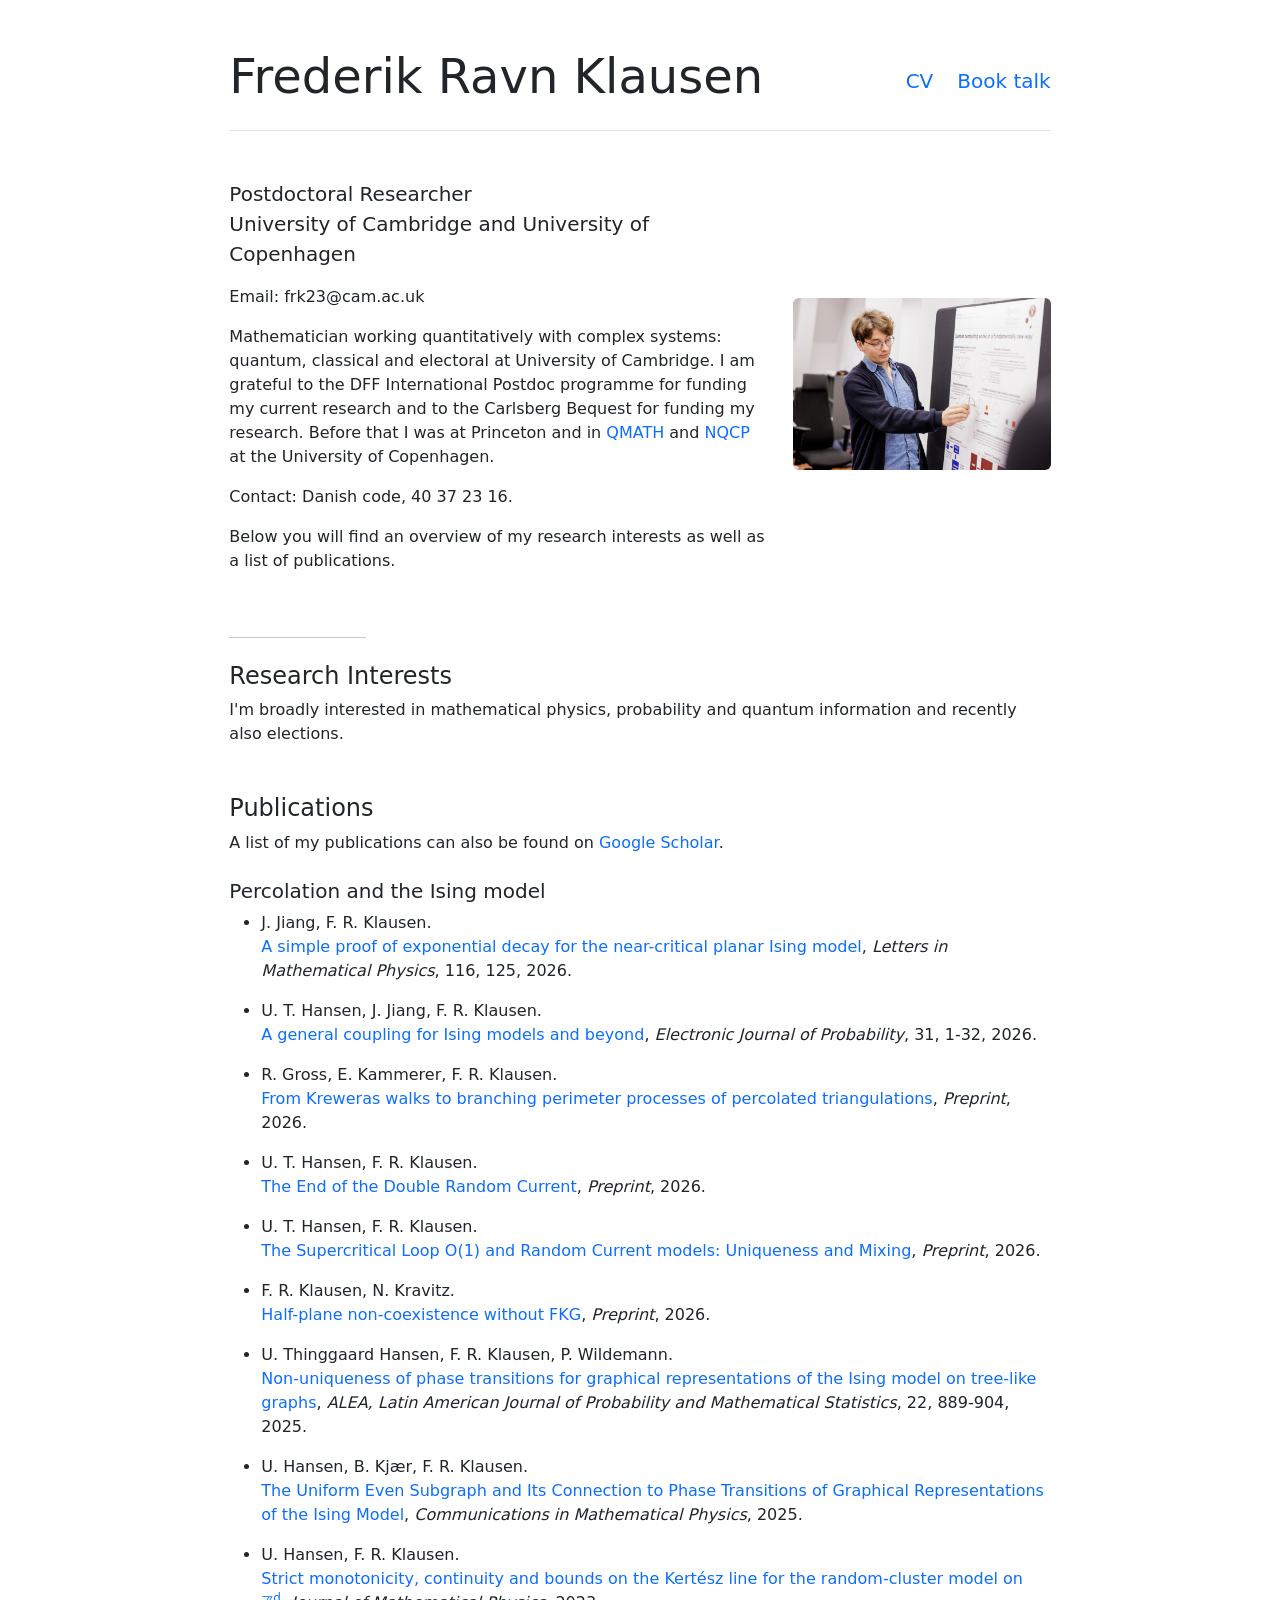
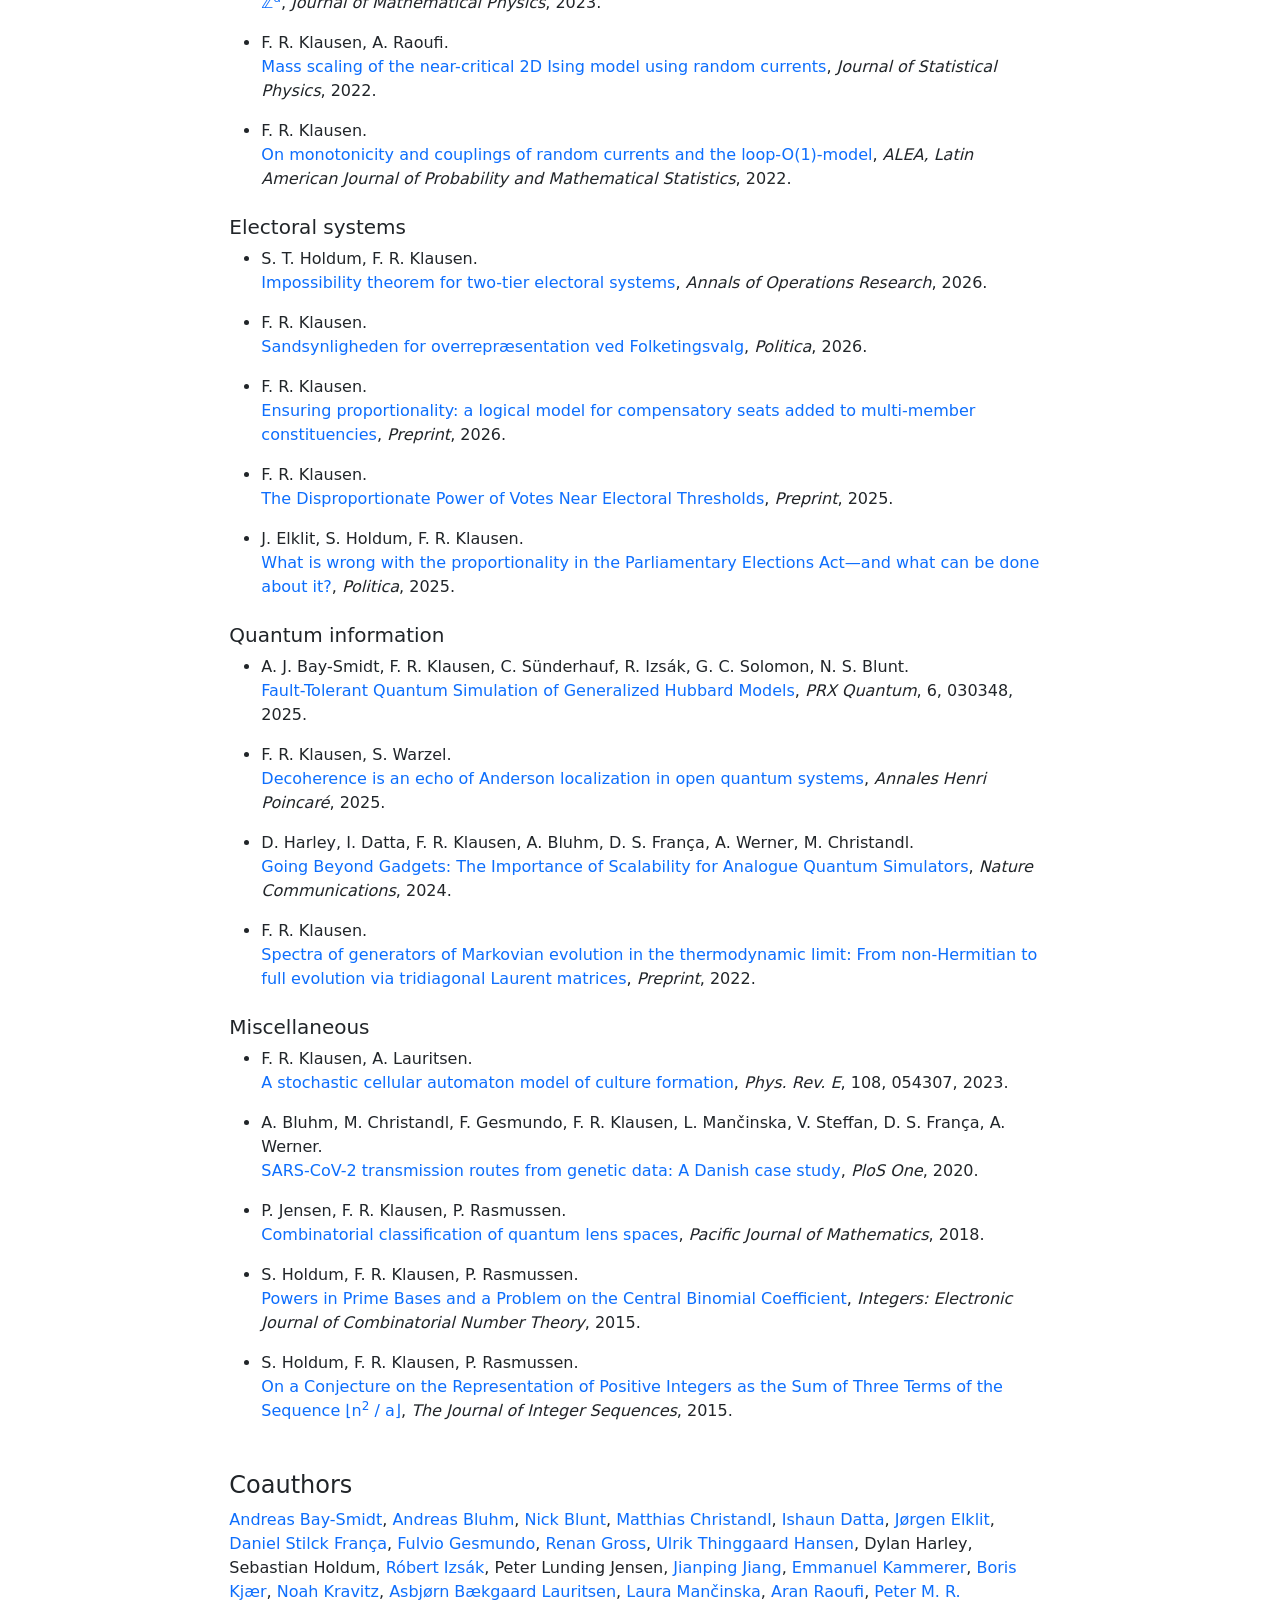
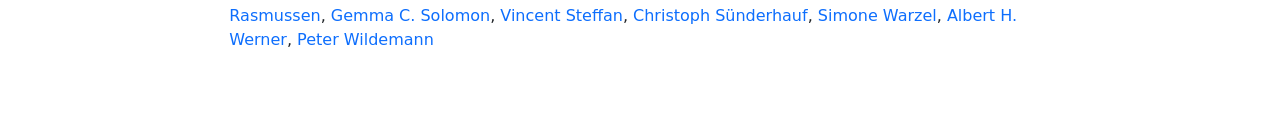
<file: index.html>
<!doctype html>
<html lang="en">
  <head>
    <meta charset="utf-8">
    <meta name="viewport" content="width=device-width, initial-scale=1">
    <meta name="description" content="">
    <meta name="author" content="Frederik Ravn Klausen">
    <title>Frederik Ravn Klausen | University of Cambridge </title>

    <link rel="shortcut icon" href="favicon.ico">

    <link href="https://cdn.jsdelivr.net/npm/bootstrap@5.0.2/dist/css/bootstrap.min.css" rel="stylesheet" crossorigin="anonymous">
    <link rel="stylesheet" href="styles.css">

  </head>
  <body>
    
<div class="col-lg-8 mx-auto p-3 py-md-5">
  <header class="d-flex flex-wrap align-items-center pb-3 mb-5 border-bottom">
    <h1 class="display-5 me-auto">Frederik Ravn Klausen</h1>
    <ul class="nav flex-nowrap text-nowrap me-0 mb-2 mb-md-0 fs-5">
          <li class="nav-item">
        <a href="CV/CV_Oct26.pdf" target="_blank">CV</a>
      </li>
      <li class="nav-item ms-4">
        <a href="talks.html">Book talk</a>
      </li>
    </ul>
  </header>

  <main>
    <div class="mb-5">
        <div class="row align-items-center">
          <div class="col">
            <p class="lead">
              Postdoctoral Researcher<br />
              University of Cambridge and University of Copenhagen
            </p>
            <p>
              Email: frk23@cam.ac.uk
            </p>
            <p>
              Mathematician working quantitatively with complex systems: quantum, classical and electoral at University of Cambridge.
              I am grateful to the DFF International Postdoc programme for funding my current research and to the Carlsberg Bequest for funding my research.
              Before that I was at Princeton and in
              <a href="https://qmath.ku.dk/">QMATH</a>
              and
              <a href="https://nqcp.ku.dk/">NQCP</a>
              at the University of Copenhagen.
            </p>
            <p>
              Contact: Danish code, 40 37 23 16.
            </p>
            <p>
              Below you will find an overview of my research interests as well as a list of publications.
            </p>
          </div>
          <div class="col-sm-4">
            <img src="photo.jpg" class="img-fluid rounded" alt="Portrait of Frederik Ravn Klausen">
          </div>

        </div>
    </div>

    <hr class="col-3 col-md-2 mb-4">

    <div class="mb-5">
      <h4>Research Interests</h4>
      <p>I'm broadly interested in mathematical physics, probability and quantum information and recently also elections.
     
  <br>
    </div>



    

    <h4>Publications</h4>
    <p>A list of my publications can also be found on  <a href="https://scholar.google.com/citations?hl=da&user=BDRjy6YAAAAJ">Google Scholar</a>.</p>

    <!-- Percolation and the Ising model -->
    <h5 class="mt-4">Percolation and the Ising model</h5>
    <ul>
      <li class="mb-3">
        J. Jiang, F. R. Klausen. <br>
        <a href="https://link.springer.com/article/10.1007/s11005-026-02160-x">
          A simple proof of exponential decay for the near-critical planar Ising model</a>, <em>Letters in Mathematical Physics</em>, 116, 125, 2026.
      </li>

      <li class="mb-3">
        U. T. Hansen, J. Jiang, F. R. Klausen. <br>
        <a href="https://arxiv.org/abs/2506.10765">
          A general coupling for Ising models and beyond</a>, <em>Electronic Journal of Probability</em>, 31, 1-32, 2026.
      </li>

      <li class="mb-3">
        R. Gross, E. Kammerer, F. R. Klausen. <br>
        <a href="https://arxiv.org/abs/2607.28566">
          From Kreweras walks to branching perimeter processes of percolated triangulations</a>, <em>Preprint</em>, 2026.
      </li>

      <li class="mb-3">
        U. T. Hansen, F. R. Klausen. <br>
        <a href="https://arxiv.org/abs/2607.07616">
          The End of the Double Random Current</a>, <em>Preprint</em>, 2026.
      </li>

      <li class="mb-3">
        U. T. Hansen, F. R. Klausen. <br>
        <a href="https://arxiv.org/abs/2603.28520">
          The Supercritical Loop O(1) and Random Current models: Uniqueness and Mixing</a>, <em>Preprint</em>, 2026.
      </li>

      <li class="mb-3">
        F. R. Klausen, N. Kravitz. <br>
        <a href="https://arxiv.org/abs/2602.12261">
          Half-plane non-coexistence without FKG</a>, <em>Preprint</em>, 2026.
      </li>

      <li class="mb-3">
        U. Thinggaard Hansen, F. R. Klausen, P. Wildemann. <br>
        <a href="https://alea.impa.br/articles/v22/22-35.pdf">
          Non-uniqueness of phase transitions for graphical representations of the Ising model on tree-like graphs</a>, <em>ALEA, Latin American Journal of Probability and Mathematical Statistics</em>, 22, 889-904, 2025.
      </li>

      <li class="mb-3">
        U. Hansen, B. Kjær, F. R. Klausen. <br>
        <a href="https://link.springer.com/article/10.1007/s00220-025-05297-3">
          The Uniform Even Subgraph and Its Connection to Phase Transitions of Graphical Representations
          of the Ising Model</a>, <em>Communications in Mathematical Physics</em>, 2025.
      </li>

      <li class="mb-3">
        U. Hansen, F. R. Klausen. <br>
        <a href="https://pubs.aip.org/aip/jmp/article-abstract/64/1/013302/2870674/Strict-monotonicity-continuity-and-bounds-on-the?redirectedFrom=fulltext">
          Strict monotonicity, continuity and bounds on the Kertész line for the
          random-cluster model on <span style="white-space:nowrap;">&#x2124;<sup>d</sup></span></a>, <em>Journal of Mathematical Physics</em>, 2023.
      </li>

      <li class="mb-3">
        F. R. Klausen, A. Raoufi. <br>
        <a href="https://link.springer.com/article/10.1007/s10955-022-02939-x">
          Mass scaling of the near-critical 2D Ising model using random currents</a>, <em>Journal of Statistical Physics</em>, 2022.
      </li>

      <li class="mb-3">
        F. R. Klausen. <br>
        <a href="https://alea.impa.br/articles/v19/19-07.pdf">
          On monotonicity and couplings of random currents and the loop-O(1)-model</a>, <em>ALEA, Latin American Journal of Probability and Mathematical Statistics</em>, 2022.
      </li>
    </ul>

    <!-- Electoral systems -->
    <h5 class="mt-4">Electoral systems</h5>
    <ul>
      <li class="mb-3">
        S. T. Holdum, F. R. Klausen. <br>
        <a href="https://link.springer.com/article/10.1007/s10479-026-07344-1">
          Impossibility theorem for two-tier electoral systems</a>, <em>Annals of Operations Research</em>, 2026.
      </li>

      <li class="mb-3">
        F. R. Klausen. <br>
        <a href="/Documents/Sandsynligheden2026.pdf">
          Sandsynligheden for overrepræsentation ved Folketingsvalg</a>, <em>Politica</em>, 2026.
      </li>

      <li class="mb-3">
        F. R. Klausen. <br>
        <a href="https://arxiv.org/abs/2609.18710">
          Ensuring proportionality: a logical model for compensatory seats added to multi-member constituencies</a>, <em>Preprint</em>, 2026.
      </li>

      <li class="mb-3">
        F. R. Klausen. <br>
        <a href="/Documents/vote_power.pdf">
          The Disproportionate Power of Votes Near Electoral Thresholds</a>, <em>Preprint</em>, 2025.
      </li>

      <li class="mb-3">
        J. Elklit, S. Holdum, F. R. Klausen. <br>
        <a href="https://politica.dk/fileadmin/politica/Dokumenter/early_view/elklit_holdum_klausen.pdf">
          What is wrong with the proportionality in the Parliamentary Elections Act—and
          what can be done about it?</a>, <em>Politica</em>, 2025.
      </li>
    </ul>

    <!-- Quantum information -->
    <h5 class="mt-4">Quantum information</h5>
    <ul>
      <li class="mb-3">
        A. J. Bay-Smidt, F. R. Klausen, C. Sünderhauf, R. Izsák, G. C. Solomon, N. S. Blunt. <br>
        <a href="https://journals.aps.org/prxquantum/abstract/10.1103/gr4t-b1w5">
          Fault-Tolerant Quantum Simulation of Generalized Hubbard Models</a>, <em>PRX Quantum</em>, 6, 030348, 2025.
      </li>

      <li class="mb-3">
        F. R. Klausen, S. Warzel. <br>
        <a href="https://link.springer.com/article/10.1007/s00023-024-01528-w">
          Decoherence is an echo of Anderson localization in open quantum systems</a>, <em>Annales Henri Poincaré</em>, 2025.
      </li>

      <li class="mb-3">
        D. Harley, I. Datta, F. R. Klausen, A. Bluhm, D. S. França, A. Werner, M. Christandl. <br>
        <a href="https://www.nature.com/articles/s41467-024-50744-9">
          Going Beyond Gadgets: The Importance of Scalability for Analogue Quantum Simulators</a>, <em>Nature Communications</em>, 2024.
      </li>

      <li class="mb-3">
        F. R. Klausen. <br>
        <a href="https://arxiv.org/abs/2206.09879">
          Spectra of generators of Markovian evolution in the thermodynamic limit: From non-Hermitian
          to full evolution via tridiagonal Laurent matrices</a>, <em>Preprint</em>, 2022.
      </li>
    </ul>

    <!-- Miscellaneous -->
    <h5 class="mt-4">Miscellaneous</h5>
    <ul>
      <li class="mb-3">
        F. R. Klausen, A. Lauritsen. <br>
        <a href="https://journals.aps.org/pre/abstract/10.1103/PhysRevE.108.054307">
          A stochastic cellular automaton model of culture formation</a>, <em>Phys. Rev. E</em>, 108, 054307, 2023.
      </li>

      <li class="mb-3">
        A. Bluhm, M. Christandl, F. Gesmundo, F. R. Klausen, L. Mančinska, V. Steffan,
        D. S. França, A. Werner. <br>
        <a href="https://journals.plos.org/plosone/article?id=10.1371/journal.pone.0241405">
          SARS-CoV-2 transmission routes from genetic data: A Danish case study</a>, <em>PloS One</em>, 2020.
      </li>

      <li class="mb-3">
        P. Jensen, F. R. Klausen, P. Rasmussen. <br>
        <a href="https://msp.org/pjm/2018/297-2/pjm-v297-n2-p04-p.pdf">
          Combinatorial classification of quantum lens spaces</a>, <em>Pacific Journal of Mathematics</em>, 2018.
      </li>

      <li class="mb-3">
        S. Holdum, F. R. Klausen, P. Rasmussen. <br>
        <a href="https://www.emis.de/journals/INTEGERS/papers/p43/p43.pdf">
          Powers in Prime Bases and a Problem on the Central Binomial Coefficient</a>, <em>Integers: Electronic Journal of Combinatorial Number Theory</em>, 2015.
      </li>

      <li class="mb-3">
        S. Holdum, F. R. Klausen, P. Rasmussen. <br>
        <a href="https://cs.uwaterloo.ca/journals/JIS/VOL18/Rasmussen/ras3.html">
          On a Conjecture on the Representation of Positive Integers as the Sum of Three Terms of the
          Sequence &lfloor;n<sup>2</sup> / a&rfloor;</a>, <em>The Journal of Integer Sequences</em>, 2015.
      </li>
    </ul>

    <!-- Coauthors -->
    <h4 class="mt-5">Coauthors</h4>
    <p>
      <a href="https://www.ku.dk/ki/en/employees/629578">Andreas Bay-Smidt</a>,
      <a href="https://andreasbluhm.eu/">Andreas Bluhm</a>,
      <a href="https://scholar.google.com/citations?user=2NfFqA4AAAAJ&hl=en">Nick Blunt</a>,
      <a href="https://researchprofiles.ku.dk/en/persons/matthias-christandl/">Matthias Christandl</a>,
      <a href="https://shaundatta.github.io/">Ishaun Datta</a>,
      <a href="https://pure.au.dk/portal/en/persons/elklit@au.dk">Jørgen Elklit</a>,
      <a href="https://danielstilckfranca.eu/">Daniel Stilck França</a>,
      <a href="https://fulges.github.io/">Fulvio Gesmundo</a>,
      <a href="https://renangross.github.io/">Renan Gross</a>,
      <a href="https://sites.google.com/view/uthansen/start">Ulrik Thinggaard Hansen</a>,
      Dylan Harley,
      Sebastian Holdum,
      <a href="https://scholar.google.com/citations?hl=en&user=m7M6f5IAAAAJ">Róbert Izsák</a>,
      Peter Lunding Jensen,
      <a href="https://ymsc.tsinghua.edu.cn/en/info/1033/1978.htm">Jianping Jiang</a>,
      <a href="https://www.normalesup.org/~kammerer/index_en.html">Emmanuel Kammerer</a>,
      <a href="https://researchprofiles.ku.dk/en/persons/boris-bolvig-kj%C3%A6r/">Boris Kjær</a>,
      <a href="https://sites.google.com/view/noahkravitz">Noah Kravitz</a>,
      <a href="https://ablauritsen.github.io/">Asbjørn Bækgaard Lauritsen</a>,
      <a href="https://researchprofiles.ku.dk/en/persons/laura-mancinska/">Laura Mančinska</a>,
      <a href="https://www.ihes.fr/~raoufi/">Aran Raoufi</a>,
      <a href="https://researchprofiles.ku.dk/en/persons/peter-michael-reichstein-rasmussen/">Peter M. R. Rasmussen</a>,
      <a href="https://www.ku.dk/ki/en/employees/388554">Gemma C. Solomon</a>,
      <a href="https://researchprofiles.ku.dk/en/persons/vincent-steffan/">Vincent Steffan</a>,
      <a href="https://scholar.google.com/citations?user=KB6NOFMAAAAJ&hl=en">Christoph Sünderhauf</a>,
      <a href="https://www.math.cit.tum.de/en/math/people/professors/warzel-simone/">Simone Warzel</a>,
      <a href="https://researchprofiles.ku.dk/en/persons/albert-h-werner/">Albert H. Werner</a>,
      <a href="https://www.unige.ch/~wildeman/">Peter Wildemann</a>
    </p>


  </div>

    
  </body>
</html>
</file>
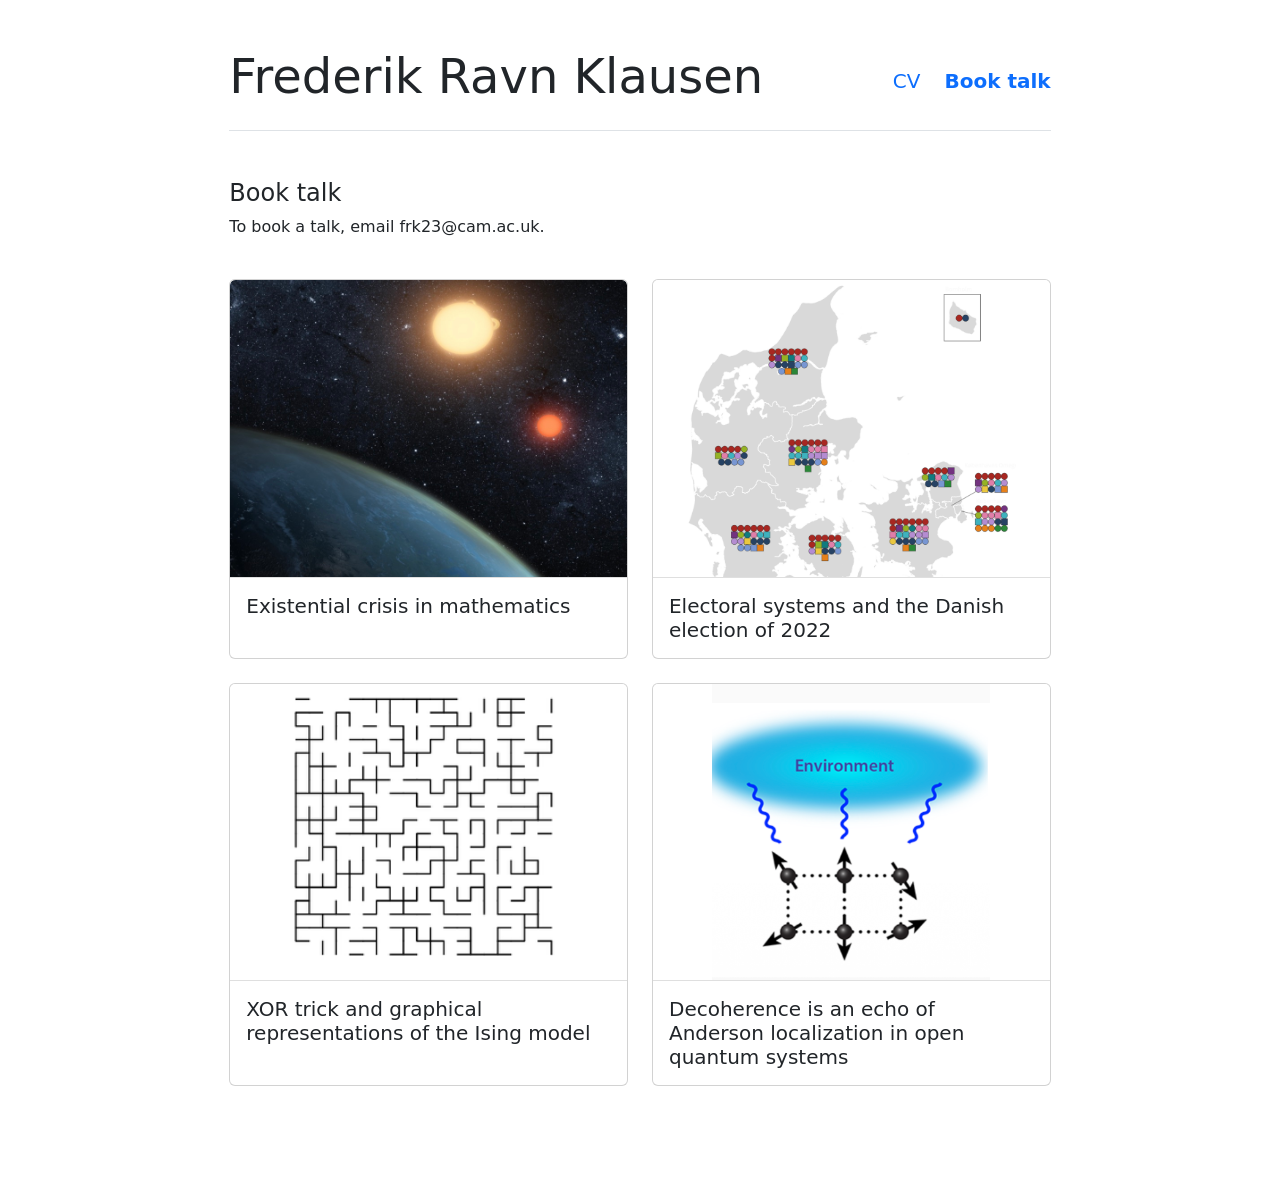
<file: talks.html>
<!doctype html>
<html lang="en">
  <head>
    <meta charset="utf-8">
    <meta name="viewport" content="width=device-width, initial-scale=1">
    <meta name="description" content="">
    <meta name="author" content="Frederik Ravn Klausen">
    <title>Book talk | Frederik Ravn Klausen</title>

    <link rel="shortcut icon" href="favicon.ico">

    <link href="https://cdn.jsdelivr.net/npm/bootstrap@5.0.2/dist/css/bootstrap.min.css" rel="stylesheet" crossorigin="anonymous">
    <link rel="stylesheet" href="styles.css">

  </head>
  <body>

<div class="col-lg-8 mx-auto p-3 py-md-5">
  <header class="d-flex flex-wrap align-items-center pb-3 mb-5 border-bottom">
    <h1 class="display-5 me-auto"><a href="index.html" class="text-reset">Frederik Ravn Klausen</a></h1>
    <ul class="nav flex-nowrap text-nowrap me-0 mb-2 mb-md-0 fs-5">
      <li class="nav-item">
        <a href="CV/CV_Oct26.pdf" target="_blank">CV</a>
      </li>
      <li class="nav-item ms-4">
        <a href="talks.html" class="fw-bold" aria-current="page">Book talk</a>
      </li>
    </ul>
  </header>

  <main>
    <h4>Book talk</h4>
    <p>
      To book a talk, email frk23@cam.ac.uk.
    </p>

    <div class="row row-cols-1 row-cols-sm-2 g-4 mt-1 mb-5">
      <div class="col">
        <button type="button" class="card talk-card h-100 w-100 p-0 text-start" data-bs-toggle="modal" data-bs-target="#talk-ai">
          <img src="talks/ai-mathematics.jpg" class="card-img-top talk-img talk-img-cover" alt="">
          <div class="card-body">
            <h5 class="card-title mb-0">Existential crisis in mathematics</h5>
          </div>
        </button>
      </div>

      <div class="col">
        <button type="button" class="card talk-card h-100 w-100 p-0 text-start" data-bs-toggle="modal" data-bs-target="#talk-election">
          <img src="talks/danish-election-2022.png" class="card-img-top talk-img" alt="">
          <div class="card-body">
            <h5 class="card-title mb-0">Electoral systems and the Danish election of 2022</h5>
          </div>
        </button>
      </div>

      <div class="col">
        <button type="button" class="card talk-card h-100 w-100 p-0 text-start" data-bs-toggle="modal" data-bs-target="#talk-xor">
          <img src="talks/xor-ising.png" class="card-img-top talk-img" alt="">
          <div class="card-body">
            <h5 class="card-title mb-0">XOR trick and graphical representations of the Ising model</h5>
          </div>
        </button>
      </div>

      <div class="col">
        <button type="button" class="card talk-card h-100 w-100 p-0 text-start" data-bs-toggle="modal" data-bs-target="#talk-decoherence">
          <img src="talks/decoherence.png" class="card-img-top talk-img" alt="">
          <div class="card-body">
            <h5 class="card-title mb-0">Decoherence is an echo of Anderson localization in open quantum systems</h5>
          </div>
        </button>
      </div>
    </div>
  </main>
</div>

<!-- Abstracts -->
<div class="modal fade" id="talk-ai" tabindex="-1" aria-labelledby="talk-ai-title" aria-hidden="true">
  <div class="modal-dialog modal-dialog-centered modal-dialog-scrollable modal-lg">
    <div class="modal-content">
      <div class="modal-header">
        <h5 class="modal-title" id="talk-ai-title">Existential crisis in mathematics</h5>
        <button type="button" class="btn-close" data-bs-dismiss="modal" aria-label="Close"></button>
      </div>
      <div class="modal-body">
        <p>
          AI has changed mathematics permanently. The mindblowing progress has caused existential crisis for
          many mathematicians and raises a series of new questions.
        </p>
        <p class="mb-0">
          Was intelligence always simple? How is maths in the future going to look?
          Why did we do maths in the first place?
        </p>
      </div>
    </div>
  </div>
</div>

<div class="modal fade" id="talk-election" tabindex="-1" aria-labelledby="talk-election-title" aria-hidden="true">
  <div class="modal-dialog modal-dialog-centered modal-dialog-scrollable modal-lg">
    <div class="modal-content">
      <div class="modal-header">
        <h5 class="modal-title" id="talk-election-title">Electoral systems and the Danish election of 2022</h5>
        <button type="button" class="btn-close" data-bs-dismiss="modal" aria-label="Close"></button>
      </div>
      <div class="modal-body">
        <p>
          The Danish election of 2022 was decided by the electoral system. For the first time since 1947 a
          party got more seats than their share of the votes.
        </p>
        <p class="mb-0">
          How could that happen? What is the probability that this happens again?
          What considerations should go into changing the system?
        </p>
      </div>
    </div>
  </div>
</div>

<div class="modal fade" id="talk-xor" tabindex="-1" aria-labelledby="talk-xor-title" aria-hidden="true">
  <div class="modal-dialog modal-dialog-centered modal-dialog-scrollable modal-lg">
    <div class="modal-content">
      <div class="modal-header">
        <h5 class="modal-title" id="talk-xor-title">XOR trick and graphical representations of the Ising model</h5>
        <button type="button" class="btn-close" data-bs-dismiss="modal" aria-label="Close"></button>
      </div>
      <div class="modal-body">
        <p>
          Studying the Ising model using its graphical representations has been tremendously successful.
          These representations are coupled to each other using the uniform even subgraph, which is invariant
          under XOR.
          This trick enables simple proofs of equality of critical points between loop O(1) and Ising and
          exponential decay for the two-dimensional near-critical model. The scaling limit of the latter is
          famously conjectured to be related to the exceptional Lie Algebra E<sub>8</sub>.
        </p>
        <p class="mb-0 text-muted">
          Joint work with Ulrik Hansen, Jianping Jiang and Peter Wildemann.
        </p>
      </div>
    </div>
  </div>
</div>

<div class="modal fade" id="talk-decoherence" tabindex="-1" aria-labelledby="talk-decoherence-title" aria-hidden="true">
  <div class="modal-dialog modal-dialog-centered modal-dialog-scrollable modal-lg">
    <div class="modal-content">
      <div class="modal-header">
        <h5 class="modal-title" id="talk-decoherence-title">Decoherence is an echo of Anderson localization in open quantum systems</h5>
        <button type="button" class="btn-close" data-bs-dismiss="modal" aria-label="Close"></button>
      </div>
      <div class="modal-body">
        <p>
          We study the time evolution of single-particle quantum states described by a Lindblad master
          equation with local terms. By means of a geometric resolvent equation derived for Lindblad
          generators, we establish a finite-volume-type criterion for the decay of the off-diagonal matrix
          elements in the position basis of the time-evolved or steady states. This criterion is shown to
          yield exponential decay for systems where the non-hermitian evolution (and not the full
          Liouvillian) is either gapped or strongly disordered. The work thereby gives rigorous justification
          for the study of non-hermitian hamiltonians. The gap for the non-hermitian evolution exists for
          example whenever any level of local dephasing is present in the system. The result in the
          disordered case can be viewed as an extension of Anderson localization to open quantum systems.
        </p>
        <p class="mb-0 text-muted">
          Joint work with Simone Warzel.
        </p>
      </div>
    </div>
  </div>
</div>

    <script src="https://cdn.jsdelivr.net/npm/bootstrap@5.0.2/dist/js/bootstrap.bundle.min.js" crossorigin="anonymous"></script>
  </body>
</html>
</file>
<file: styles.css>
.bd-placeholder-img {
        font-size: 1.125rem;
        text-anchor: middle;
        -webkit-user-select: none;
        -moz-user-select: none;
        user-select: none;
      }

      @media (min-width: 768px) {
        .bd-placeholder-img-lg {
          font-size: 3.5rem;
        }
      }

      a, a:hover{
        text-decoration: none;
      }
      /* Basic styling for the sidebar */
        .sidebar {
            float: right;
            width: 20%; /* Adjust the width as needed */
            padding: 20px;
            background-color: #f0f0f0;
            box-sizing: border-box;
        }
        
        /* Styling for the coauthor links */
        .coauthor-link {
            display: block;
            margin-bottom: 5px;
            font-size: 15px; /* Smaller font size */
            text-decoration: none;
            color: blue;
        }

        /* Change link color on hover */
        .coauthor-link:hover {
            color: darkblue; /* Set link color on hover */
        }
        


        /* Style for the main content */
        .main-content {
            margin-right: 25%; /* Make space for the sidebar */
            padding: 20px;
            box-sizing: border-box;
        }

        /* Clickable talk cards on the "Book a talk" page */
        .talk-card {
            overflow: hidden;
            transition: transform 0.15s ease, box-shadow 0.15s ease;
        }

        .talk-card:hover,
        .talk-card:focus-visible {
            transform: translateY(-3px);
            box-shadow: 0 0.5rem 1rem rgba(0, 0, 0, 0.15);
        }

        .talk-img {
            aspect-ratio: 4 / 3;
            object-fit: contain;
            background-color: #fff;
            border-bottom: 1px solid rgba(0, 0, 0, 0.125);
        }

        .talk-img-cover {
            object-fit: cover;
        }
</file>
